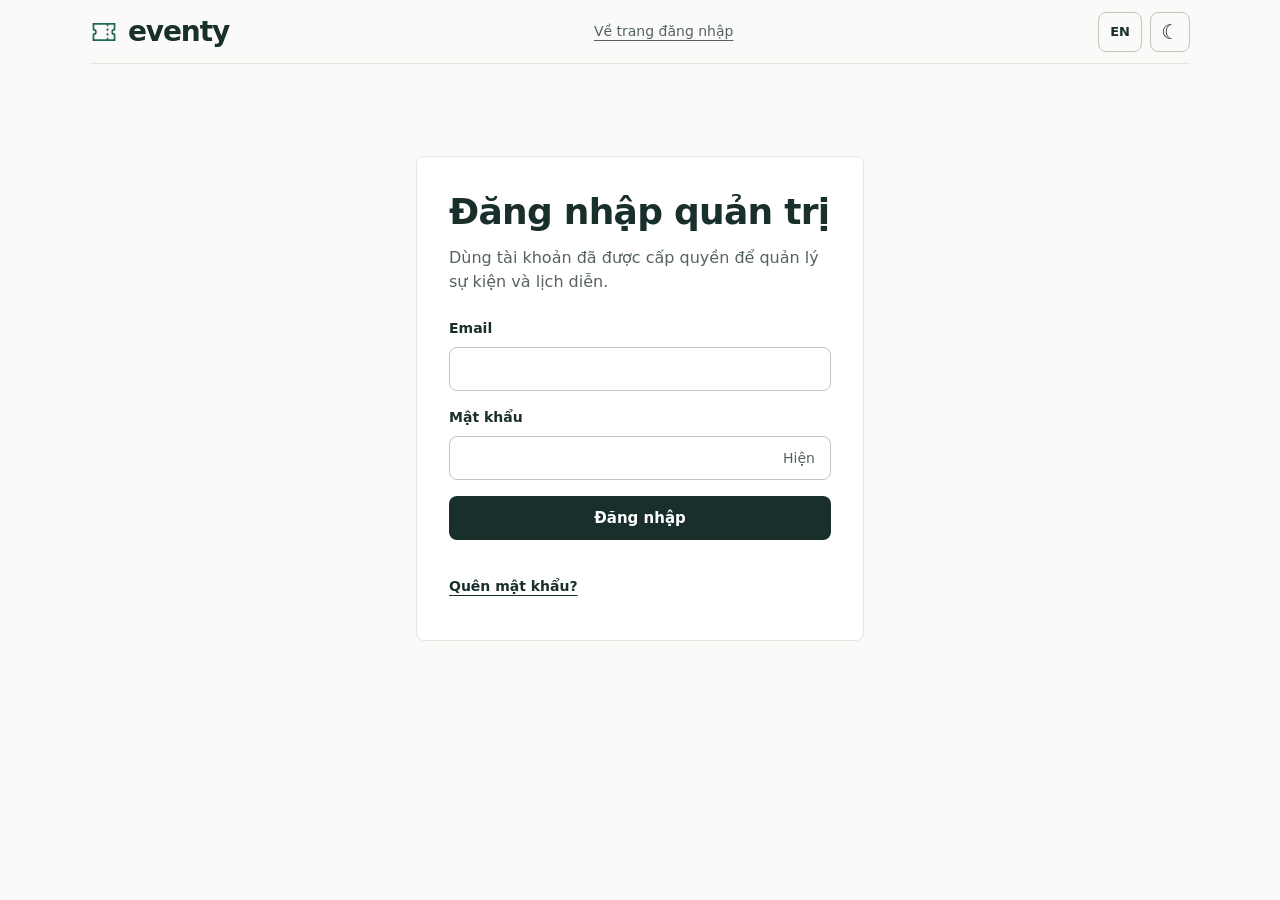
<file: frontend/pages/admin-events.html>
<!doctype html>
<html lang="vi">
<head>
  <meta charset="utf-8">
  <meta name="viewport" content="width=device-width, initial-scale=1">
  <title data-i18n-vi="Quản lý sự kiện | Eventy" data-i18n-en="Manage events | Eventy">Quản lý sự kiện | Eventy</title>
  <script src="../js/site-preferences-init.js?v=2"></script>
  <link rel="stylesheet" href="../css/common.css?v=3">
  <link rel="stylesheet" href="../css/admin.css">
  <script type="module" src="../js/admin-events.js"></script>
</head>
<body>
  <div class="site-shell">
    <header class="admin-header">
      <a class="brand" href="admin-events.html"><svg class="brand-mark" viewBox="0 0 24 24" aria-hidden="true"><path d="M3 5h18v5a2 2 0 0 0 0 4v5H3v-5a2 2 0 0 0 0-4V5Z"/><path d="M15 5v14" stroke-dasharray="2 2"/></svg>eventy</a>
      <div class="admin-account" id="admin-account" hidden>
        <details class="account-menu">
          <summary class="account-menu-trigger" aria-label="Mở menu tài khoản" data-i18n-aria-vi="Mở menu tài khoản" data-i18n-aria-en="Open account menu">
            <svg class="account-avatar" viewBox="0 0 24 24" aria-hidden="true"><circle cx="12" cy="8" r="4"/><path d="M4 21a8 8 0 0 1 16 0"/></svg>
            <svg class="account-chevron" viewBox="0 0 16 16" aria-hidden="true"><path d="m3 6 5 5 5-5"/></svg>
          </summary>
          <div class="account-menu-panel">
            <a class="account-menu-item" href="my-bookings.html" data-i18n-vi="Vé của tôi" data-i18n-en="My bookings">Vé của tôi</a>
            <a class="account-menu-item" href="account-settings.html" data-i18n-vi="Cài đặt tài khoản" data-i18n-en="Account settings">Cài đặt tài khoản</a>
            <button type="button" id="logout" class="account-menu-item account-menu-logout" data-i18n-vi="Đăng xuất" data-i18n-en="Log out">Đăng xuất</button>
          </div>
        </details>
      </div>
      <div class="site-preference-controls"><button id="language-toggle" class="header-control" type="button">EN</button><button id="theme-toggle" class="header-control" type="button" aria-pressed="false"><span data-theme-icon aria-hidden="true">◐</span><span data-theme-label>Giao diện tối</span></button></div>
    </header>
    <main class="admin-main">
      <div class="admin-title">
        <div>
          <h1 data-i18n-vi="Quản lý sự kiện" data-i18n-en="Manage events">Quản lý sự kiện</h1>
          <p data-i18n-vi="Danh mục, lịch diễn và sức chứa vé." data-i18n-en="Events, performances, and ticket capacity.">Danh mục, lịch diễn và sức chứa vé.</p>
        </div>
        <button type="button" id="add-event" class="primary" data-i18n-vi="Thêm sự kiện" data-i18n-en="Add event" hidden>Thêm sự kiện</button>
      </div>
      <p id="page-status" class="admin-status" role="status">Đang kiểm tra phiên đăng nhập…</p>
      <button type="button" id="reload-events" class="secondary" data-i18n-vi="Thử lại" data-i18n-en="Retry" hidden>Thử lại</button>
      <noscript><p data-i18n-vi="Vui lòng bật JavaScript để quản lý sự kiện." data-i18n-en="Please enable JavaScript to manage events.">Vui lòng bật JavaScript để quản lý sự kiện.</p></noscript>
      <section id="event-list" aria-labelledby="list-heading" hidden>
        <div class="admin-list-heading">
          <h2 id="list-heading" data-i18n-vi="Danh sách sự kiện" data-i18n-en="Event list">Danh sách sự kiện</h2>
          <span id="event-count"></span>
        </div>
        <p id="inventory-sync" class="inventory-sync" role="status" data-i18n-vi="Số vé tự cập nhật mỗi 10 giây." data-i18n-en="Ticket inventory refreshes every 10 seconds.">Số vé tự cập nhật mỗi 10 giây.</p>
        <ul id="event-rows" class="event-rows"></ul>
        <p id="empty-events" class="admin-empty" data-i18n-vi="Chưa có sự kiện. Chọn “Thêm sự kiện” để lập lịch và mở bán vé." data-i18n-en="No events yet. Choose “Add event” to schedule an event and open ticket sales." hidden>Chưa có sự kiện. Chọn “Thêm sự kiện” để lập lịch và mở bán vé.</p>
      </section>
    </main>
  </div>

  <dialog id="event-editor" class="admin-dialog editor-dialog" aria-labelledby="editor-title">
    <form id="event-form" method="dialog">
      <header class="dialog-heading">
        <h2 id="editor-title" data-i18n-vi="Thêm sự kiện" data-i18n-en="Add event">Thêm sự kiện</h2>
        <p data-i18n-vi="Các mốc thời gian theo giờ Việt Nam (UTC+7)." data-i18n-en="Times use Vietnam time (UTC+7).">Các mốc thời gian theo giờ Việt Nam (UTC+7).</p>
      </header>
      <div class="editor-body">
      <div class="admin-fields">
        <label data-i18n-vi="Tên sự kiện" data-i18n-en="Event name">Tên sự kiện<input name="title" maxlength="200" required autofocus></label>
        <label data-i18n-vi="Mã sự kiện (slug)" data-i18n-en="Event slug">Mã sự kiện (slug)<input name="slug" maxlength="100" pattern="[a-z0-9]+(-[a-z0-9]+)*" required aria-describedby="slug-hint"><small id="slug-hint" data-i18n-vi="Chữ thường không dấu, số và dấu gạch ngang." data-i18n-en="Use lowercase letters, numbers, and hyphens.">Chữ thường không dấu, số và dấu gạch ngang.</small></label>
        <label class="wide" data-i18n-vi="Mô tả" data-i18n-en="Description">Mô tả<textarea name="description" rows="3" maxlength="10000" required></textarea></label>
        <fieldset class="wide admin-cover">
          <legend data-i18n-vi="Ảnh bìa" data-i18n-en="Cover image">Ảnh bìa</legend>
          <div class="cover-fields">
            <img id="cover-preview" class="cover-preview" alt="Xem trước ảnh bìa" hidden>
            <div class="cover-inputs">
              <label data-i18n-vi="Tải ảnh lên" data-i18n-en="Upload image">Tải ảnh lên<input id="cover-file" name="cover" type="file" accept="image/jpeg,image/png,image/webp" aria-describedby="cover-hint">
                <small id="cover-hint" data-i18n-vi="JPG, PNG hoặc WebP tĩnh, tối đa 5 MB." data-i18n-en="Static JPG, PNG, or WebP, up to 5 MB.">JPG, PNG hoặc WebP tĩnh, tối đa 5 MB.</small>
              </label>
              <button id="clear-cover-file" class="secondary" type="button" data-i18n-vi="Bỏ ảnh đã chọn" data-i18n-en="Remove selected image" hidden>Bỏ ảnh đã chọn</button>
              <p id="cover-status" class="admin-status error" role="status"></p>
              <label data-i18n-vi="Hoặc dùng đường dẫn ảnh" data-i18n-en="Or use an image URL">Hoặc dùng đường dẫn ảnh<input name="image_url" maxlength="500" required placeholder="/assets/images/events/…"></label>
            </div>
          </div>
        </fieldset>
        <label data-i18n-vi="Địa điểm" data-i18n-en="Venue">Địa điểm<input name="venue" maxlength="200" required></label>
        <label data-i18n-vi="Địa chỉ" data-i18n-en="Address">Địa chỉ<input name="address" maxlength="300" required></label>
        <label data-i18n-vi="Bắt đầu sự kiện" data-i18n-en="Event starts">Bắt đầu sự kiện<input name="starts_at" type="datetime-local" step="1" required></label>
        <label data-i18n-vi="Kết thúc sự kiện" data-i18n-en="Event ends">Kết thúc sự kiện<input name="ends_at" type="datetime-local" step="1" required></label>
        <label data-i18n-vi="Mở bán" data-i18n-en="Sales open">Mở bán<input name="sales_open_at" type="datetime-local" step="1" required></label>
        <label data-i18n-vi="Đóng bán" data-i18n-en="Sales close">Đóng bán<input name="sales_close_at" type="datetime-local" step="1" required></label>
        <label data-i18n-vi="Giá vé (₫)" data-i18n-en="Ticket price (₫)">Giá vé (₫)<input name="ticket_price_vnd" type="number" min="0" max="9007199254740991" required></label>
        <label data-i18n-vi="Sức chứa sự kiện" data-i18n-en="Event capacity">Sức chứa sự kiện<input name="capacity" type="number" min="1" max="9007199254740991" required></label>
      </div>
      <section class="editor-sessions" aria-labelledby="sessions-title">
        <div class="admin-title">
          <h3 id="sessions-title" data-i18n-vi="Suất diễn" data-i18n-en="Performances">Suất diễn</h3>
          <button type="button" id="add-session" class="secondary" data-i18n-vi="Thêm suất" data-i18n-en="Add performance">Thêm suất</button>
        </div>
        <p class="session-hint" data-i18n-vi="Khách chọn suất diễn khi đặt vé. Suất đã có đơn cần giữ nguyên giờ bắt đầu và kết thúc." data-i18n-en="Customers choose a performance when booking. Keep the start and end times of performances with bookings unchanged.">Khách chọn suất diễn khi đặt vé. Suất đã có đơn cần giữ nguyên giờ bắt đầu và kết thúc.</p>
        <div id="session-fields"></div>
      </section>
      <p id="editor-status" class="admin-status error" role="alert"></p>
      </div>
      <footer class="dialog-actions">
        <button type="button" class="secondary" data-close data-i18n-vi="Hủy" data-i18n-en="Cancel">Hủy</button>
        <button type="submit" class="primary" data-i18n-vi="Lưu sự kiện" data-i18n-en="Save event">Lưu sự kiện</button>
      </footer>
    </form>
  </dialog>

  <template id="session-template">
    <fieldset class="admin-session">
      <legend data-i18n-vi="Suất diễn" data-i18n-en="Performance">Suất diễn</legend>
      <div class="admin-fields">
        <label data-i18n-vi="Bắt đầu" data-i18n-en="Starts">Bắt đầu<input name="session_start" type="datetime-local" step="1" required></label>
        <label data-i18n-vi="Kết thúc" data-i18n-en="Ends">Kết thúc<input name="session_end" type="datetime-local" step="1" required></label>
        <label data-i18n-vi="Sức chứa" data-i18n-en="Capacity">Sức chứa<input name="session_capacity" type="number" min="1" max="9007199254740991" required></label>
        <button type="button" class="secondary remove-session" data-i18n-vi="Bỏ suất" data-i18n-en="Remove performance">Bỏ suất</button>
      </div>
    </fieldset>
  </template>

  <dialog id="delete-dialog" class="admin-dialog" aria-labelledby="delete-title">
    <form id="delete-form" method="dialog">
      <h2 id="delete-title" data-i18n-vi="Xóa sự kiện?" data-i18n-en="Delete event?">Xóa sự kiện?</h2>
      <p id="delete-event-name"></p>
      <p data-i18n-vi="Sự kiện và các suất diễn sẽ bị xóa khỏi danh mục. Sự kiện đã có đơn đặt vé được giữ lại." data-i18n-en="The event and its performances will be removed. Events with bookings are retained.">Sự kiện và các suất diễn sẽ bị xóa khỏi danh mục. Sự kiện đã có đơn đặt vé được giữ lại.</p>
      <p id="delete-status" class="admin-status error" role="alert"></p>
      <footer class="dialog-actions">
        <button type="button" class="secondary" data-close autofocus data-i18n-vi="Giữ sự kiện" data-i18n-en="Keep event">Giữ sự kiện</button>
        <button type="submit" class="danger" data-i18n-vi="Xóa sự kiện" data-i18n-en="Delete event">Xóa sự kiện</button>
      </footer>
    </form>
  </dialog>
</body>
</html>
</file>
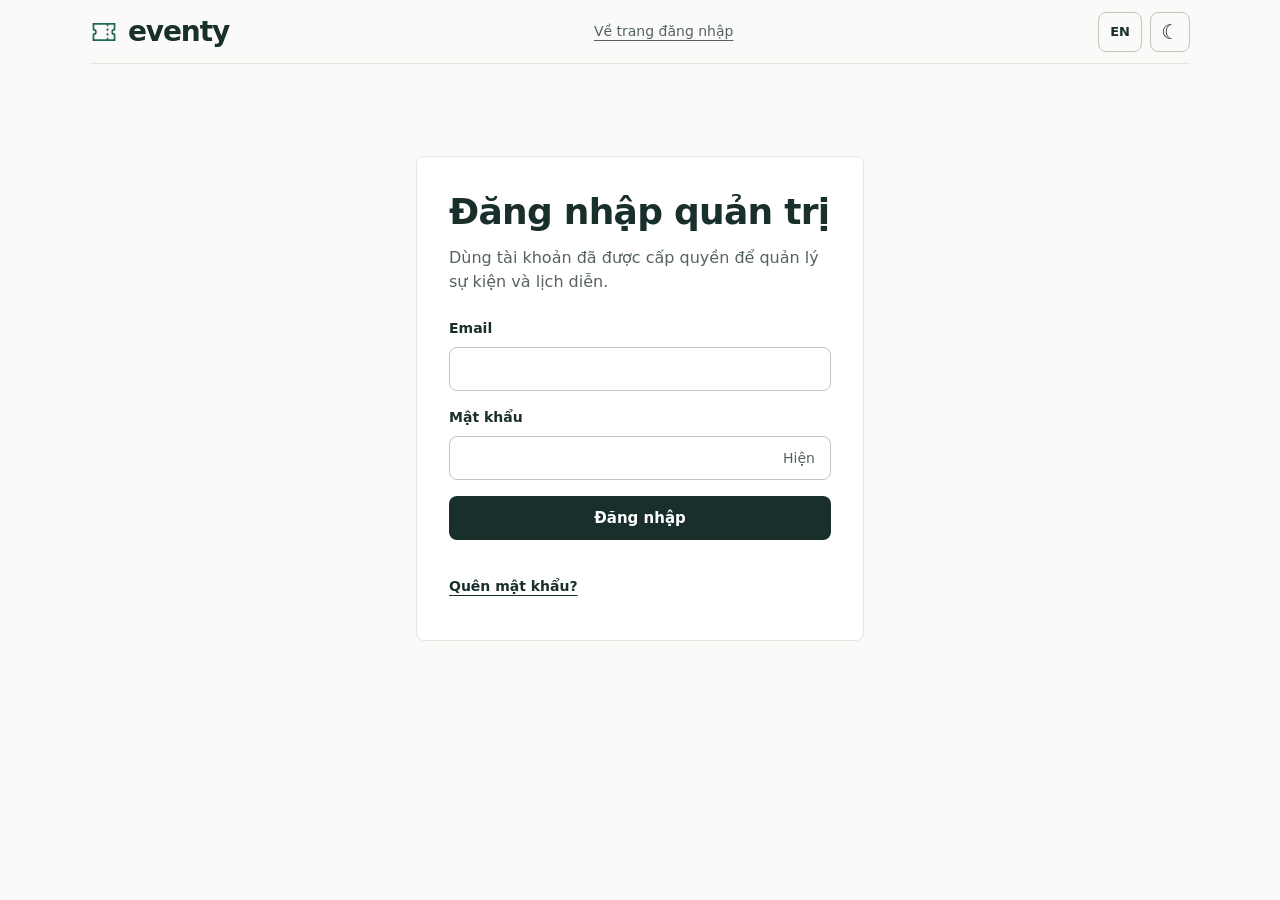
<file: frontend/pages/admin-login.html>
<!doctype html>
<html lang="vi">
<head>
  <meta charset="utf-8">
  <meta name="viewport" content="width=device-width, initial-scale=1">
  <title data-i18n-vi="Đăng nhập quản trị | Eventy" data-i18n-en="Admin sign in | Eventy">Đăng nhập quản trị | Eventy</title>
  <script src="../js/site-preferences-init.js?v=2"></script>
  <link rel="stylesheet" href="../css/auth.css?v=3">
  <link rel="stylesheet" href="../css/admin.css">
  <script type="module" src="../js/auth-pages.js"></script>
</head>
<body>
  <div class="site-shell">
    <header class="admin-header">
      <a class="brand" href="../index.html"><svg class="brand-mark" viewBox="0 0 24 24" aria-hidden="true"><path d="M3 5h18v5a2 2 0 0 0 0 4v5H3v-5a2 2 0 0 0 0-4V5Z"/><path d="M15 5v14" stroke-dasharray="2 2"/></svg>eventy</a>
      <a href="../index.html" data-i18n-vi="Về trang đăng nhập" data-i18n-en="Back to sign in">Về trang đăng nhập</a>
      <div class="site-preference-controls"><button id="language-toggle" class="header-control" type="button">EN</button><button id="theme-toggle" class="header-control" type="button" aria-pressed="false"><span data-theme-icon aria-hidden="true">◐</span><span data-theme-label>Giao diện tối</span></button></div>
    </header>
    <main class="admin-login">
      <section class="admin-login-panel" aria-labelledby="page-title">
        <h1 id="page-title" data-i18n-vi="Đăng nhập quản trị" data-i18n-en="Admin sign in">Đăng nhập quản trị</h1>
        <p class="subtitle" data-i18n-vi="Dùng tài khoản đã được cấp quyền để quản lý sự kiện và lịch diễn." data-i18n-en="Use an authorized account to manage events and performances.">Dùng tài khoản đã được cấp quyền để quản lý sự kiện và lịch diễn.</p>
        <form id="admin-login-form" aria-describedby="form-message" method="post">
          <div class="field"><label for="email">Email</label><input id="email" name="email" type="email" autocomplete="username" maxlength="254" spellcheck="false" autocapitalize="none" required></div>
          <div class="field">
            <label for="password" data-i18n-vi="Mật khẩu" data-i18n-en="Password">Mật khẩu</label>
            <div class="password-field"><input id="password" name="password" type="password" autocomplete="current-password" required><button class="password-toggle" type="button" aria-controls="password" aria-label="Hiện mật khẩu" aria-pressed="false">Hiện</button></div>
          </div>
          <p id="form-message" class="message" role="status" aria-live="polite" aria-atomic="true"></p>
          <button class="primary" type="submit" data-i18n-vi="Đăng nhập" data-i18n-en="Sign in">Đăng nhập</button>
        </form>
        <p class="switch"><a href="forgot-password.html" data-i18n-vi="Quên mật khẩu?" data-i18n-en="Forgot password?">Quên mật khẩu?</a></p>
        <noscript><p class="message" data-i18n-vi="Vui lòng bật JavaScript để đăng nhập." data-i18n-en="Please enable JavaScript to sign in.">Vui lòng bật JavaScript để đăng nhập.</p></noscript>
      </section>
    </main>
  </div>
</body>
</html>
</file>
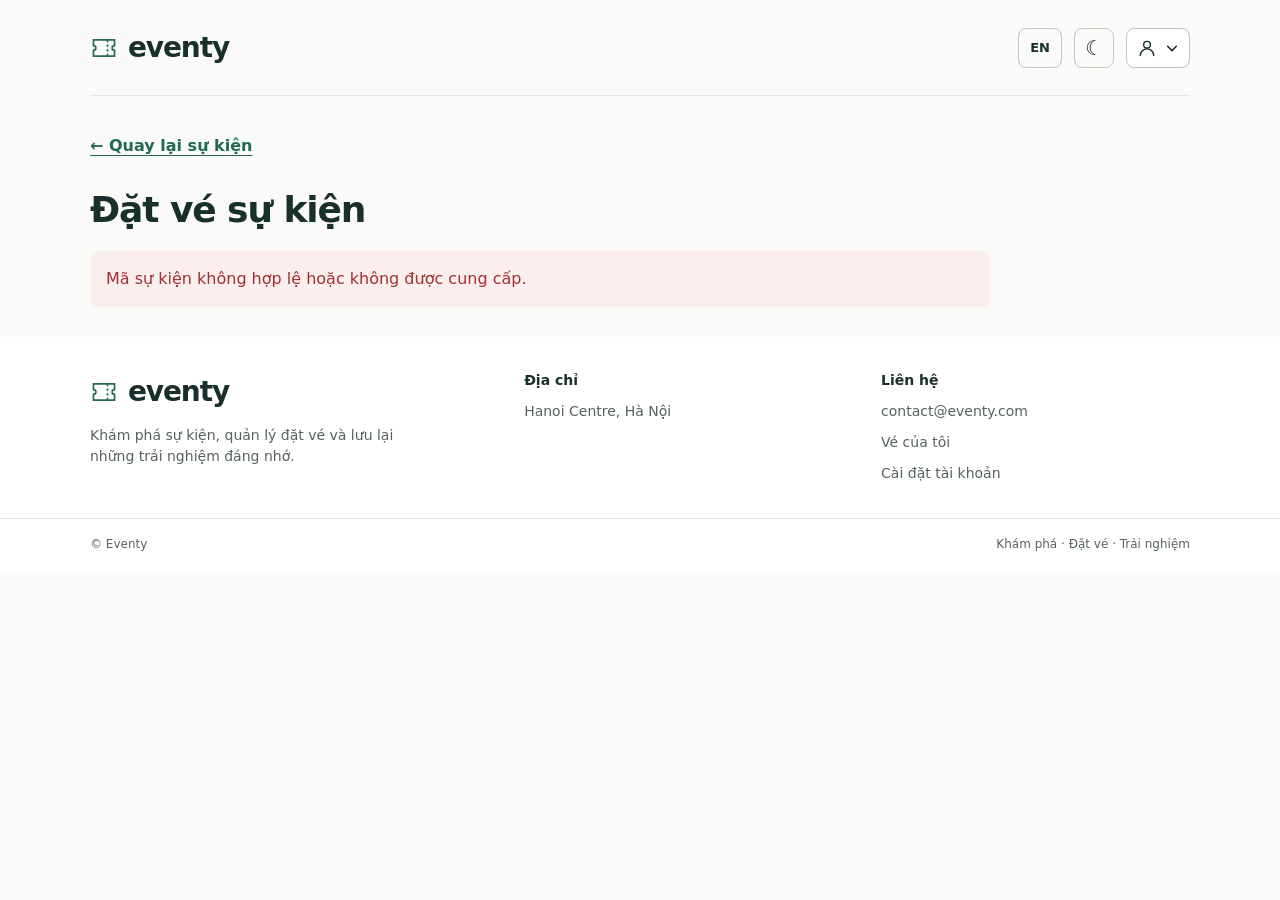
<file: frontend/pages/booking.html>
<!doctype html>
<html lang="vi">
<head>
  <meta charset="utf-8">
  <meta name="viewport" content="width=device-width, initial-scale=1">
  <meta name="description" content="Đăng ký vé sự kiện trên Eventy.">
  <title data-i18n-vi="Đặt vé | Eventy" data-i18n-en="Book tickets | Eventy">Đặt vé | Eventy</title>
  <script src="../js/site-preferences-init.js?v=2"></script>
  <link rel="stylesheet" href="../css/common.css?v=3">
  <link rel="stylesheet" href="../css/booking.css?v=2">
  <script type="module" src="../js/booking.js?v=2"></script>
</head>
<body>
  <div class="site-shell">
    <header class="site-header">
      <a class="brand" href="events.html" aria-label="Eventy – Khám phá sự kiện">
        <svg class="brand-mark" viewBox="0 0 24 24" aria-hidden="true"><path d="M3 5h18v5a2 2 0 0 0 0 4v5H3v-5a2 2 0 0 0 0-4V5Z"/><path d="M15 5v14" stroke-dasharray="2 2"/></svg>
        <span>eventy</span>
      </a>
      <nav class="site-nav" aria-label="Điều hướng chính" data-i18n-aria-vi="Điều hướng chính" data-i18n-aria-en="Main navigation">
        <button id="language-toggle" class="header-control" type="button">EN</button>
        <button id="theme-toggle" class="header-control" type="button" aria-pressed="false"><span data-theme-icon aria-hidden="true">◐</span><span data-theme-label>Giao diện tối</span></button>
        <details class="account-menu">
          <summary class="account-menu-trigger" aria-label="Mở menu tài khoản" data-i18n-aria-vi="Mở menu tài khoản" data-i18n-aria-en="Open account menu">
            <svg class="account-avatar" viewBox="0 0 24 24" aria-hidden="true"><circle cx="12" cy="8" r="4"/><path d="M4 21a8 8 0 0 1 16 0"/></svg>
            <svg class="account-chevron" viewBox="0 0 16 16" aria-hidden="true"><path d="m3 6 5 5 5-5"/></svg>
          </summary>
          <div class="account-menu-panel">
            <a class="account-menu-item" href="my-bookings.html" data-i18n-vi="Vé của tôi" data-i18n-en="My bookings">Vé của tôi</a>
            <a class="account-menu-item" href="account-settings.html" data-i18n-vi="Cài đặt tài khoản" data-i18n-en="Account settings">Cài đặt tài khoản</a>
            <button id="logout" class="account-menu-item account-menu-logout" type="button" data-i18n-vi="Đăng xuất" data-i18n-en="Log out">Đăng xuất</button>
          </div>
        </details>
      </nav>
    </header>

    <main class="flow-main">
      <a id="back-link" class="back-link" href="events.html" data-i18n-vi="← Quay lại sự kiện" data-i18n-en="← Back to event">← Quay lại sự kiện</a>
      <h1 data-i18n-vi="Đặt vé sự kiện" data-i18n-en="Book event tickets">Đặt vé sự kiện</h1>
      <p id="page-message" class="page-message" role="status" aria-live="polite">Đang tải sự kiện…</p>
      <button id="retry-load" class="button-secondary" type="button" hidden data-i18n-vi="Thử tải lại" data-i18n-en="Try again">Thử tải lại</button>
      <section id="existing-booking" class="existing-booking" hidden aria-labelledby="existing-booking-title">
        <h2 id="existing-booking-title" data-i18n-vi="Bạn đã có đặt vé cho luồng này" data-i18n-en="You already have a booking">Bạn đã có đặt vé cho luồng này</h2>
        <p data-i18n-vi="Để tránh tạo đặt vé trùng khi quay lại trang, hãy tiếp tục đặt vé hiện có hoặc chủ động bắt đầu một lượt đặt mới." data-i18n-en="Continue your existing booking, or explicitly start a new one to avoid creating duplicates.">Để tránh tạo đặt vé trùng khi quay lại trang, hãy tiếp tục đặt vé hiện có hoặc chủ động bắt đầu một lượt đặt mới.</p>
        <a id="open-existing-booking" class="button-primary" href="events.html" data-i18n-vi="Tiếp tục đặt vé" data-i18n-en="Continue booking">Tiếp tục đặt vé</a>
        <button id="start-new-booking" class="button-secondary" type="button" data-i18n-vi="Bắt đầu lượt đặt mới" data-i18n-en="Start a new booking">Bắt đầu lượt đặt mới</button>
      </section>

      <div id="booking-layout" class="booking-layout" hidden>
        <section class="event-summary" aria-labelledby="event-title">
          <h2 id="event-title"></h2>
          <p id="event-time"></p>
          <p id="event-venue"></p>
          <p id="event-address"></p>
          <p class="selected-session-summary"><span data-i18n-vi="Suất diễn đã chọn" data-i18n-en="Selected performance">Suất diễn đã chọn</span>: <strong id="selected-session-time" data-i18n-vi="Chưa chọn" data-i18n-en="Not selected">Chưa chọn</strong></p>
          <p class="ticket-price"><span data-i18n-vi="Giá vé" data-i18n-en="Ticket price">Giá vé</span><strong id="event-price"></strong></p>
        </section>

        <form id="booking-form" class="booking-form" novalidate>
          <h2 data-i18n-vi="Thông tin người tham dự" data-i18n-en="Attendee details">Thông tin người tham dự</h2>
          <p class="form-help" data-i18n-vi="Các mục có dấu * là bắt buộc. Thanh toán trong bản demo được mô phỏng; không nhập thông tin thẻ hoặc tài khoản ngân hàng." data-i18n-en="Fields marked * are required. Payment is simulated; do not enter card or bank details.">Các mục có dấu * là bắt buộc. Thanh toán trong bản demo được mô phỏng; không nhập thông tin thẻ hoặc tài khoản ngân hàng.</p>

          <div class="field">
            <label for="event-session" data-i18n-vi="Suất diễn *" data-i18n-en="Performance *">Suất diễn *</label>
            <select id="event-session" name="event_session_id" required></select>
            <small id="session-help"></small>
          </div>
          <div class="field">
            <label for="quantity" data-i18n-vi="Số lượng vé *" data-i18n-en="Ticket quantity *">Số lượng vé *</label>
            <input id="quantity" name="quantity" type="number" min="1" step="1" value="1" inputmode="numeric" required>
            <small id="availability-help"></small>
          </div>
          <div class="field">
            <label for="attendee-name" data-i18n-vi="Họ và tên *" data-i18n-en="Full name *">Họ và tên *</label>
            <input id="attendee-name" name="attendee_name" type="text" minlength="2" maxlength="120" autocomplete="name" required>
          </div>
          <div class="field">
            <label for="attendee-email">Email *</label>
            <input id="attendee-email" name="attendee_email" type="email" maxlength="254" autocomplete="email" required>
          </div>
          <div class="field">
            <label for="attendee-phone" data-i18n-vi="Số điện thoại *" data-i18n-en="Phone number *">Số điện thoại *</label>
            <input id="attendee-phone" name="attendee_phone" type="tel" maxlength="20" autocomplete="tel" inputmode="tel" required>
            <small data-i18n-vi="Nhập 8–15 chữ số; có thể dùng dấu +, dấu cách, dấu chấm hoặc gạch nối." data-i18n-en="Enter 8–15 digits; +, spaces, dots and hyphens are allowed.">Nhập 8–15 chữ số; có thể dùng dấu +, dấu cách, dấu chấm hoặc gạch nối.</small>
          </div>

          <div class="total-panel" aria-live="polite">
            <span data-i18n-vi="Tạm tính" data-i18n-en="Estimated total">Tạm tính</span>
            <strong id="estimated-total">—</strong>
            <small data-i18n-vi="Thành tiền cuối cùng do máy chủ xác nhận." data-i18n-en="The final total is confirmed by the server.">Thành tiền cuối cùng do máy chủ xác nhận.</small>
          </div>
          <p id="form-message" class="form-message" role="alert" aria-live="assertive"></p>
          <button id="submit-booking" class="button-primary submit-button" type="submit">Tiếp tục thanh toán</button>
          <button id="retry-booking" class="button-secondary retry-button" type="button" hidden data-i18n-vi="Thử lại cùng yêu cầu" data-i18n-en="Retry the same request">Thử lại cùng yêu cầu</button>
        </form>
      </div>
    </main>
    <footer class="site-footer" data-i18n-vi="Eventy · Thanh toán mô phỏng, không thu thập thông tin thanh toán thật" data-i18n-en="Eventy · Simulated payment; no real payment details collected">Eventy · Thanh toán mô phỏng, không thu thập thông tin thanh toán thật</footer>
  </div>
</body>
</html>
</file>
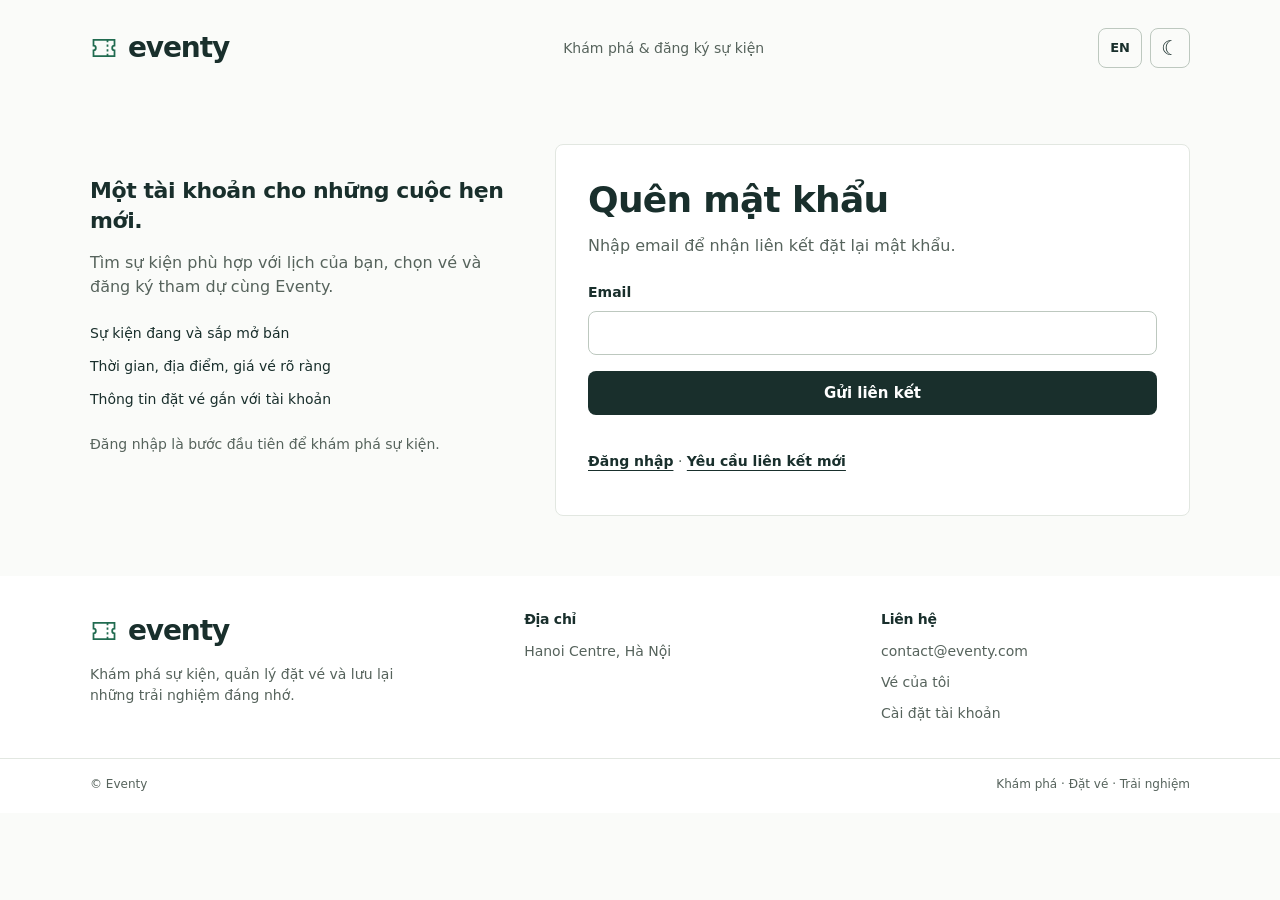
<file: frontend/pages/forgot-password.html>
<!doctype html>
<html lang="vi">
<head>
  <meta charset="utf-8"><meta name="viewport" content="width=device-width, initial-scale=1">
  <title data-i18n-vi="Quên mật khẩu | Eventy" data-i18n-en="Forgot password | Eventy">Quên mật khẩu | Eventy</title>
  <script src="../js/site-preferences-init.js?v=2"></script>
  <link rel="stylesheet" href="../css/auth.css?v=3">
  <script type="module" src="../js/recovery-pages.js?v=2"></script>
</head>
<body>
  <div class="auth-shell">
    <header class="auth-header"><a class="brand" href="../index.html" aria-label="Eventy – Trang đăng nhập"><svg class="brand-mark" viewBox="0 0 24 24" aria-hidden="true"><path d="M3 5h18v5a2 2 0 0 0 0 4v5H3v-5a2 2 0 0 0 0-4V5Z"/><path d="M15 5v14" stroke-dasharray="2 2"/></svg><span>eventy</span></a><span class="header-context" data-i18n-vi="Khám phá &amp; đăng ký sự kiện" data-i18n-en="Discover and book events">Khám phá &amp; đăng ký sự kiện</span><div class="site-preference-controls"><button id="language-toggle" class="header-control" type="button">EN</button><button id="theme-toggle" class="header-control" type="button" aria-pressed="false"><span data-theme-icon aria-hidden="true">◐</span><span data-theme-label>Giao diện tối</span></button></div></header>
    <main class="auth-layout">
      <section class="form-panel" aria-labelledby="page-title">
        <h1 id="page-title" data-i18n-vi="Quên mật khẩu" data-i18n-en="Forgot password">Quên mật khẩu</h1><p class="subtitle" data-i18n-vi="Nhập email để nhận liên kết đặt lại mật khẩu." data-i18n-en="Enter your email to receive a password reset link.">Nhập email để nhận liên kết đặt lại mật khẩu.</p>
<form data-action="forgot-password" aria-describedby="form-message"><div class="field"><label for="email">Email</label><input id="email" name="email" type="email" autocomplete="email" maxlength="254" required></div><p id="form-message" class="message" role="status" aria-live="polite" aria-atomic="true"></p><button class="primary" type="submit" data-i18n-vi="Gửi liên kết" data-i18n-en="Send link">Gửi liên kết</button></form>
        <p class="switch"><a href="../index.html" data-i18n-vi="Đăng nhập" data-i18n-en="Sign in">Đăng nhập</a> · <a href="forgot-password.html" data-i18n-vi="Yêu cầu liên kết mới" data-i18n-en="Request a new link">Yêu cầu liên kết mới</a></p>        <noscript><p class="message" data-i18n-vi="Vui lòng bật JavaScript để đăng ký hoặc đăng nhập." data-i18n-en="Please enable JavaScript to sign in or register.">Vui lòng bật JavaScript để đăng ký hoặc đăng nhập.</p></noscript>
      </section>
      <aside class="intro" aria-labelledby="intro-title">
        <h2 id="intro-title" data-i18n-vi="Một tài khoản cho những cuộc hẹn mới." data-i18n-en="One account for new experiences.">Một tài khoản cho những cuộc hẹn mới.</h2>
        <p data-i18n-vi="Tìm sự kiện phù hợp với lịch của bạn, chọn vé và đăng ký tham dự cùng Eventy." data-i18n-en="Find an event that fits your schedule, choose tickets, and book with Eventy.">Tìm sự kiện phù hợp với lịch của bạn, chọn vé và đăng ký tham dự cùng Eventy.</p>
        <ul class="account-benefits"><li data-i18n-vi="Sự kiện đang và sắp mở bán" data-i18n-en="Events on sale and coming soon">Sự kiện đang và sắp mở bán</li><li data-i18n-vi="Thời gian, địa điểm, giá vé rõ ràng" data-i18n-en="Clear dates, venues, and ticket prices">Thời gian, địa điểm, giá vé rõ ràng</li><li data-i18n-vi="Thông tin đặt vé gắn với tài khoản" data-i18n-en="Bookings linked to your account">Thông tin đặt vé gắn với tài khoản</li></ul>
        <p class="intro-note" data-i18n-vi="Đăng nhập là bước đầu tiên để khám phá sự kiện." data-i18n-en="Sign in to start discovering events.">Đăng nhập là bước đầu tiên để khám phá sự kiện.</p>
      </aside>
    </main>
    <footer class="auth-footer" data-i18n-vi="Eventy · Hệ thống giới thiệu &amp; đăng ký sự kiện" data-i18n-en="Eventy · Event discovery and booking">Eventy · Hệ thống giới thiệu &amp; đăng ký sự kiện</footer>
  </div>
</body>
</html>
</file>
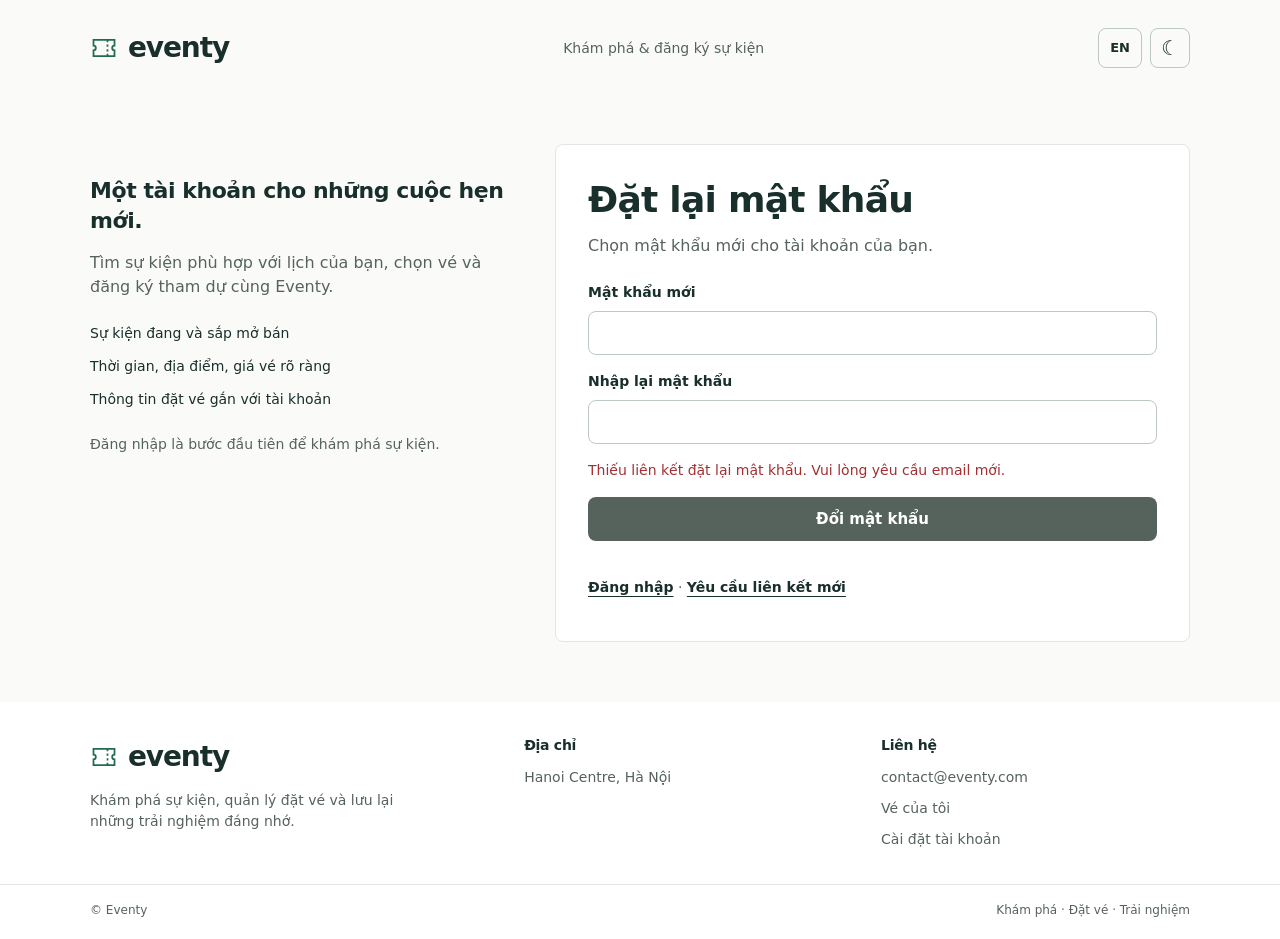
<file: frontend/pages/reset-password.html>
<!doctype html>
<html lang="vi">
<head>
  <meta charset="utf-8"><meta name="viewport" content="width=device-width, initial-scale=1">
  <title data-i18n-vi="Đặt lại mật khẩu | Eventy" data-i18n-en="Reset password | Eventy">Đặt lại mật khẩu | Eventy</title>
  <script src="../js/site-preferences-init.js?v=2"></script>
  <link rel="stylesheet" href="../css/auth.css?v=3">
  <script type="module" src="../js/recovery-pages.js?v=2"></script>
</head>
<body>
  <div class="auth-shell">
    <header class="auth-header"><a class="brand" href="../index.html" aria-label="Eventy – Trang đăng nhập"><svg class="brand-mark" viewBox="0 0 24 24" aria-hidden="true"><path d="M3 5h18v5a2 2 0 0 0 0 4v5H3v-5a2 2 0 0 0 0-4V5Z"/><path d="M15 5v14" stroke-dasharray="2 2"/></svg><span>eventy</span></a><span class="header-context" data-i18n-vi="Khám phá &amp; đăng ký sự kiện" data-i18n-en="Discover and book events">Khám phá &amp; đăng ký sự kiện</span><div class="site-preference-controls"><button id="language-toggle" class="header-control" type="button">EN</button><button id="theme-toggle" class="header-control" type="button" aria-pressed="false"><span data-theme-icon aria-hidden="true">◐</span><span data-theme-label>Giao diện tối</span></button></div></header>
    <main class="auth-layout">
      <section class="form-panel" aria-labelledby="page-title">
        <h1 id="page-title" data-i18n-vi="Đặt lại mật khẩu" data-i18n-en="Reset password">Đặt lại mật khẩu</h1><p class="subtitle" data-i18n-vi="Chọn mật khẩu mới cho tài khoản của bạn." data-i18n-en="Choose a new password for your account.">Chọn mật khẩu mới cho tài khoản của bạn.</p>
<form data-action="reset-password" aria-describedby="form-message"><div class="field"><label for="password" data-i18n-vi="Mật khẩu mới" data-i18n-en="New password">Mật khẩu mới</label><input id="password" name="password" type="password" autocomplete="new-password" minlength="8" required></div>
          <div class="field"><label for="confirm-password" data-i18n-vi="Nhập lại mật khẩu" data-i18n-en="Confirm password">Nhập lại mật khẩu</label><input id="confirm-password" name="confirm_password" type="password" autocomplete="new-password" required></div><p id="form-message" class="message" role="status" aria-live="polite" aria-atomic="true"></p><button class="primary" type="submit" data-i18n-vi="Đổi mật khẩu" data-i18n-en="Change password">Đổi mật khẩu</button></form>
        <p class="switch"><a href="../index.html" data-i18n-vi="Đăng nhập" data-i18n-en="Sign in">Đăng nhập</a> · <a href="forgot-password.html" data-i18n-vi="Yêu cầu liên kết mới" data-i18n-en="Request a new link">Yêu cầu liên kết mới</a></p>        <noscript><p class="message" data-i18n-vi="Vui lòng bật JavaScript để đăng ký hoặc đăng nhập." data-i18n-en="Please enable JavaScript to sign in or register.">Vui lòng bật JavaScript để đăng ký hoặc đăng nhập.</p></noscript>
      </section>
      <aside class="intro" aria-labelledby="intro-title">
        <h2 id="intro-title" data-i18n-vi="Một tài khoản cho những cuộc hẹn mới." data-i18n-en="One account for new experiences.">Một tài khoản cho những cuộc hẹn mới.</h2>
        <p data-i18n-vi="Tìm sự kiện phù hợp với lịch của bạn, chọn vé và đăng ký tham dự cùng Eventy." data-i18n-en="Find an event that fits your schedule, choose tickets, and book with Eventy.">Tìm sự kiện phù hợp với lịch của bạn, chọn vé và đăng ký tham dự cùng Eventy.</p>
        <ul class="account-benefits"><li data-i18n-vi="Sự kiện đang và sắp mở bán" data-i18n-en="Events on sale and coming soon">Sự kiện đang và sắp mở bán</li><li data-i18n-vi="Thời gian, địa điểm, giá vé rõ ràng" data-i18n-en="Clear dates, venues, and ticket prices">Thời gian, địa điểm, giá vé rõ ràng</li><li data-i18n-vi="Thông tin đặt vé gắn với tài khoản" data-i18n-en="Bookings linked to your account">Thông tin đặt vé gắn với tài khoản</li></ul>
        <p class="intro-note" data-i18n-vi="Đăng nhập là bước đầu tiên để khám phá sự kiện." data-i18n-en="Sign in to start discovering events.">Đăng nhập là bước đầu tiên để khám phá sự kiện.</p>
      </aside>
    </main>
    <footer class="auth-footer" data-i18n-vi="Eventy · Hệ thống giới thiệu &amp; đăng ký sự kiện" data-i18n-en="Eventy · Event discovery and booking">Eventy · Hệ thống giới thiệu &amp; đăng ký sự kiện</footer>
  </div>
</body>
</html>
</file>
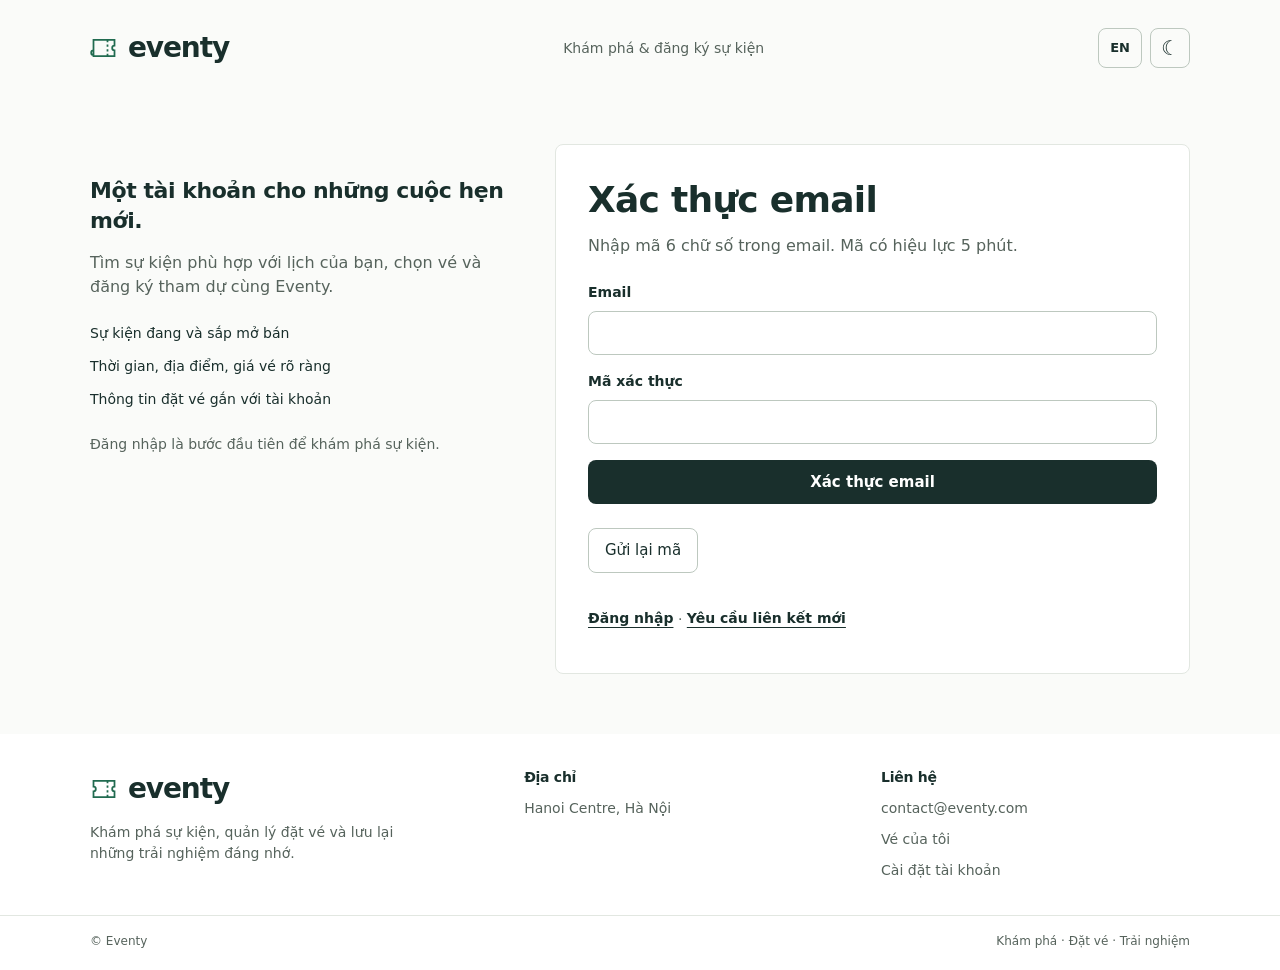
<file: frontend/pages/verify-email.html>
<!doctype html>
<html lang="vi">
<head>
  <meta charset="utf-8"><meta name="viewport" content="width=device-width, initial-scale=1">
  <title data-i18n-vi="Xác thực email | Eventy" data-i18n-en="Verify email | Eventy">Xác thực email | Eventy</title>
  <script src="../js/site-preferences-init.js?v=2"></script>
  <link rel="stylesheet" href="../css/auth.css?v=3">
  <script type="module" src="../js/recovery-pages.js?v=2"></script>
</head>
<body>
  <div class="auth-shell">
    <header class="auth-header"><a class="brand" href="../index.html" aria-label="Eventy – Trang đăng nhập"><svg class="brand-mark" viewBox="0 0 24 24" aria-hidden="true"><path d="M3 5h18v5a2 2 0 0 0 0 4v5H3v-5a2 2 0 0 0 0 4V5Z"/><path d="M15 5v14" stroke-dasharray="2 2"/></svg><span>eventy</span></a><span class="header-context" data-i18n-vi="Khám phá &amp; đăng ký sự kiện" data-i18n-en="Discover and book events">Khám phá &amp; đăng ký sự kiện</span><div class="site-preference-controls"><button id="language-toggle" class="header-control" type="button">EN</button><button id="theme-toggle" class="header-control" type="button" aria-pressed="false"><span data-theme-icon aria-hidden="true">◐</span><span data-theme-label>Giao diện tối</span></button></div></header>
    <main class="auth-layout">
      <section class="form-panel" aria-labelledby="page-title">
        <h1 id="page-title" data-i18n-vi="Xác thực email" data-i18n-en="Verify email">Xác thực email</h1><p class="subtitle" data-i18n-vi="Nhập mã 6 chữ số trong email. Mã có hiệu lực 5 phút." data-i18n-en="Enter the 6-digit code in your email. The code is valid for 5 minutes.">Nhập mã 6 chữ số trong email. Mã có hiệu lực 5 phút.</p>
<form data-action="verify-email" aria-describedby="form-message"><div class="field"><label for="email">Email</label><input id="email" name="email" type="email" autocomplete="email" maxlength="254" required></div>
          <div class="field"><label for="code" data-i18n-vi="Mã xác thực" data-i18n-en="Verification code">Mã xác thực</label><input id="code" name="code" inputmode="numeric" autocomplete="one-time-code" pattern="[0-9]{6}" minlength="6" maxlength="6" required></div><p id="form-message" class="message" role="status" aria-live="polite" aria-atomic="true"></p><button class="primary" type="submit" data-i18n-vi="Xác thực email" data-i18n-en="Verify email">Xác thực email</button><p class="switch"><button id="resend" class="secondary" type="button" data-i18n-vi="Gửi lại mã" data-i18n-en="Resend code">Gửi lại mã</button></p></form>
        <p class="switch"><a href="../index.html" data-i18n-vi="Đăng nhập" data-i18n-en="Sign in">Đăng nhập</a> · <a href="forgot-password.html" data-i18n-vi="Yêu cầu liên kết mới" data-i18n-en="Request a new link">Yêu cầu liên kết mới</a></p>        <noscript><p class="message" data-i18n-vi="Vui lòng bật JavaScript để đăng ký hoặc đăng nhập." data-i18n-en="Please enable JavaScript to sign in or register.">Vui lòng bật JavaScript để đăng ký hoặc đăng nhập.</p></noscript>
      </section>
      <aside class="intro" aria-labelledby="intro-title">
        <h2 id="intro-title" data-i18n-vi="Một tài khoản cho những cuộc hẹn mới." data-i18n-en="One account for new experiences.">Một tài khoản cho những cuộc hẹn mới.</h2>
        <p data-i18n-vi="Tìm sự kiện phù hợp với lịch của bạn, chọn vé và đăng ký tham dự cùng Eventy." data-i18n-en="Find an event that fits your schedule, choose tickets, and book with Eventy.">Tìm sự kiện phù hợp với lịch của bạn, chọn vé và đăng ký tham dự cùng Eventy.</p>
        <ul class="account-benefits"><li data-i18n-vi="Sự kiện đang và sắp mở bán" data-i18n-en="Events on sale and coming soon">Sự kiện đang và sắp mở bán</li><li data-i18n-vi="Thời gian, địa điểm, giá vé rõ ràng" data-i18n-en="Clear dates, venues, and ticket prices">Thời gian, địa điểm, giá vé rõ ràng</li><li data-i18n-vi="Thông tin đặt vé gắn với tài khoản" data-i18n-en="Bookings linked to your account">Thông tin đặt vé gắn với tài khoản</li></ul>
        <p class="intro-note" data-i18n-vi="Đăng nhập là bước đầu tiên để khám phá sự kiện." data-i18n-en="Sign in to start discovering events.">Đăng nhập là bước đầu tiên để khám phá sự kiện.</p>
      </aside>
    </main>
    <footer class="auth-footer" data-i18n-vi="Eventy · Hệ thống giới thiệu &amp; đăng ký sự kiện" data-i18n-en="Eventy · Event discovery and booking">Eventy · Hệ thống giới thiệu &amp; đăng ký sự kiện</footer>
  </div>
</body>
</html>
</file>
<file: frontend/css/common.css>
:root {
  color-scheme: light;
  --ground: #fafbf9;
  --surface: #ffffff;
  --raised: #f0f4ee;
  --text: #192f2c;
  --muted: #56635c;
  --accent: #216b50;
  --primary: #192f2c;
  --action: #2fc477;
  --border: #e2e7e1;
  --control: #bdc8bf;
  --negative: #a32f32;
  --focus: #216b50;
  --radius: 8px;
  --gap: 16px;
  --pad: 32px;
  --font-size-caption: 12px;
  --font-size-meta: 14px;
  --font-size-control: 15px;
  --font-size-body: 16px;
  --font-size-card-title: 18px;
  --font-size-content-title: 20px;
  --font-size-section-title: 22px;
  --font-size-page-title: clamp(28px, 3vw, 36px);
  --font-size-display: clamp(32px, 3.2vw, 44px);
  --font: 'Segoe UI', system-ui, sans-serif;
}

:root[data-theme='dark'] {
  color-scheme: dark;
  --ground: #151817;
  --surface: #222624;
  --raised: #2e3331;
  --text: #f4f6f4;
  --muted: #b1bbb5;
  --accent: #39ce86;
  --primary: #2fc477;
  --border: #414844;
  --control: #58635c;
  --negative: #f28a85;
  --focus: #6de6a8;
}

* { box-sizing: border-box; }
[hidden] { display: none !important; }
body { margin: 0; background: var(--ground); color: var(--text); font: var(--font-size-body)/1.5 var(--font); }
:root[data-theme='dark'] body { background: radial-gradient(ellipse at 82% 10%, rgb(49 94 68 / 16%), transparent 34rem), var(--ground); }
button, input, select { font: inherit; font-size: var(--font-size-control); }
a { color: var(--text); text-underline-offset: 4px; }
a:hover { color: var(--accent); }
button, a, input, select { -webkit-tap-highlight-color: transparent; }
:where(a, button, input, select):focus-visible { outline: 2px solid var(--focus); outline-offset: 4px; }
button { cursor: pointer; border-radius: var(--radius); transition: transform 120ms ease, opacity 120ms ease; }
button:not(:disabled):active { transform: translateY(1px); }
button:disabled { cursor: progress; }
.cancel-dialog { width: min(480px, calc(100% - 32px)); padding: 28px; border: 1px solid var(--border); border-radius: var(--radius); background: var(--surface); color: var(--text); }
.cancel-dialog::backdrop { background: rgb(0 0 0 / 55%); }
.cancel-dialog h2 { margin: 0 0 16px; font-size: var(--font-size-section-title); line-height: 1.3; }
.cancel-dialog p { overflow-wrap: anywhere; }
.cancel-warning { color: var(--negative); font-weight: 600; }
.cancel-dialog-actions { display: flex; flex-wrap: wrap; justify-content: flex-end; gap: 12px; margin-top: 24px; }
.cancel-confirm { min-height: 44px; padding: 10px 16px; color: #fff; background: #a32f32; border: 0; }
.cancel-confirm:disabled { opacity: .6; }
.cancel-booking { color: var(--negative); }

.auth-shell, .site-shell { max-width: 1164px; padding: 0 var(--pad); margin: 0 auto; }
.brand { display: inline-flex; align-items: center; gap: 10px; min-height: 44px; font-size: 28px; font-weight: 700; letter-spacing: -.04em; text-decoration: none; }
.brand-mark { width: 28px; height: 28px; fill: none; stroke: var(--accent); stroke-width: 1.5; }
.secondary, .button-secondary { min-height: 44px; padding: 10px 16px; border: 1px solid var(--control); background: var(--surface); color: var(--text); font-size: var(--font-size-control); }
.secondary:hover, .button-secondary:hover { background: var(--raised); }
.primary, .button-primary { min-height: 44px; padding: 10px 16px; border: 0; background: var(--primary); color: var(--surface); font-size: var(--font-size-control); font-weight: 600; }
.primary:hover, .button-primary:hover { background: var(--accent); }
.primary:disabled, .button-primary:disabled { background: var(--muted); }

.site-header { min-height: 96px; display: flex; align-items: center; justify-content: space-between; gap: var(--gap); border-bottom: 1px solid var(--border); }
.site-nav { display: flex; align-items: center; gap: 12px; }
.header-control { display: inline-flex; min-height: 40px; align-items: center; justify-content: center; gap: 7px; padding: 8px 11px; color: var(--text); background: transparent; border: 1px solid var(--control); border-radius: var(--radius); font-size: 13px; font-weight: 600; white-space: nowrap; }
.header-control:hover { background: var(--raised); }
#theme-toggle { width: 40px; padding: 8px; }
#theme-toggle [data-theme-icon] { display: block; width: 20px; height: 20px; font-size: 0; line-height: 1; }
#theme-toggle [data-theme-icon]::before { content: '☾'; font-size: 20px; }
:root[data-theme='dark'] #theme-toggle [data-theme-icon]::before { content: '☀'; }
#theme-toggle [data-theme-label] { display: none; }
.theme-fading,
.theme-fading body,
.theme-fading body * { transition: color 260ms ease, background-color 260ms ease, border-color 260ms ease, box-shadow 260ms ease !important; }
.language-fading { opacity: 0; transition: opacity 140ms ease !important; }
::view-transition-old(root) { animation: theme-fade-out 120ms ease-in both; }
::view-transition-new(root) { animation: theme-fade-in 240ms ease-out both; }
@keyframes theme-fade-out { to { opacity: 0; } }
@keyframes theme-fade-in { from { opacity: 0; } }
.nav-link { display: inline-flex; align-items: center; min-height: 44px; padding: 8px 10px; border-radius: var(--radius); font-weight: 600; text-decoration: none; }
.nav-link[aria-current='page'] { background: var(--raised); }
.account-menu { position: relative; }
.account-menu-trigger { display: inline-flex; min-height: 40px; align-items: center; gap: 8px; padding: 7px 10px; border: 1px solid var(--control); border-radius: var(--radius); background: var(--surface); color: var(--text); cursor: pointer; font-size: 13px; font-weight: 600; list-style: none; white-space: nowrap; }
.account-menu-trigger::-webkit-details-marker { display: none; }
.account-menu-trigger:hover, .account-menu[open] > .account-menu-trigger { background: var(--raised); }
.account-avatar { width: 20px; height: 20px; fill: none; stroke: currentColor; stroke-width: 1.7; stroke-linecap: round; stroke-linejoin: round; }
.account-chevron { width: 14px; height: 14px; fill: none; stroke: currentColor; stroke-width: 1.7; stroke-linecap: round; stroke-linejoin: round; }
.account-menu-panel { position: absolute; z-index: 20; top: calc(100% + 8px); right: 0; display: grid; width: max-content; min-width: 220px; padding: 8px; border: 1px solid var(--border); border-radius: 12px; background: var(--surface); box-shadow: 0 12px 28px rgb(0 0 0 / 16%); }
.account-menu-item { display: flex; width: 100%; min-height: 42px; align-items: center; padding: 9px 12px; border: 0; border-radius: 8px; background: transparent; color: var(--text); font: inherit; font-size: var(--font-size-meta); text-align: left; text-decoration: none; white-space: nowrap; }
.account-menu-item:hover { background: var(--raised); color: var(--text); }
.account-menu-logout { color: var(--negative); }
.page-message { margin: 20px 0; padding: 16px; color: var(--muted); background: var(--raised); border-radius: var(--radius); }
.page-message:empty { display: none; }
.page-message.error { color: var(--negative); background: #fbefed; }
:root[data-theme='dark'] .page-message.error { background: #472b2a; }
.site-footer { width: 100vw; margin: 60px 0 0 calc(50% - 50vw); padding: 0 max(24px, calc((100vw - 1100px) / 2)); color: var(--muted); background: var(--surface); font-size: var(--font-size-meta); }
.footer-inner { max-width: 1100px; margin: 0 auto; }
.footer-main { display: grid; grid-template-columns: 1.25fr 1fr 1fr; gap: 48px; padding: 34px 0; }
.footer-brand .brand { min-height: auto; margin-bottom: 12px; }
.footer-brand p { max-width: 320px; margin: 0; color: var(--muted); }
.footer-column h2 { margin: 0 0 12px; color: var(--text); font-size: var(--font-size-meta); font-weight: 700; }
.footer-links { display: grid; gap: 10px; padding: 0; margin: 0; list-style: none; }
.footer-links a { color: var(--muted); text-decoration: none; }
.footer-links a:hover { color: var(--accent); }
.footer-bottom { position: relative; display: flex; justify-content: space-between; gap: 16px; padding: 17px 0 20px; color: var(--muted); font-size: var(--font-size-caption); }
.footer-bottom::before { position: absolute; top: 0; left: 50%; width: 100vw; border-top: 1px solid var(--border); content: ''; transform: translateX(-50%); }

@media (max-width: 700px) {
  :root { --pad: 20px; }
  .site-header { min-height: 80px; flex-wrap: wrap; padding: 12px 0; }
  .site-nav { justify-content: flex-end; flex-wrap: wrap; gap: 6px; }
  .brand { font-size: 24px; }
  .header-control { min-height: 38px; padding: 7px 9px; }
  .footer-main { grid-template-columns: repeat(2, minmax(0, 1fr)); gap: 28px; }
}

@media (max-width: 480px) {
  .site-header { align-items: flex-start; }
  .site-nav { max-width: 100%; gap: 4px; }
  .account-menu-panel { right: 0; min-width: min(220px, calc(100vw - 40px)); }
  .footer-main { grid-template-columns: 1fr; gap: 22px; padding: 28px 0; }
  .footer-bottom { flex-direction: column; gap: 4px; }
}

@media (prefers-reduced-motion: reduce) {
  button { transition: none; }
  button:not(:disabled):active { transform: none; }
  .theme-fading,
  .theme-fading body,
  .theme-fading body * { transition: none !important; }
  ::view-transition-old(root),
  ::view-transition-new(root) { animation: none; }
}
</file>
<file: frontend/css/admin.css>
.admin-header, .admin-title, .admin-account, .admin-list-heading, .dialog-actions {
  display: flex;
  align-items: center;
  justify-content: space-between;
  gap: 16px;
}
.admin-header { min-height: 64px; border-bottom: 1px solid var(--border); }
.admin-header .site-preference-controls { display: flex; align-items: center; gap: 8px; }
.admin-header > a:not(.brand), .admin-account span { color: var(--muted); font-size: 14px; }
.admin-account span { overflow-wrap: anywhere; }
.admin-header button, .admin-title button { flex-shrink: 0; }
.admin-login { max-width: 448px; margin: clamp(28px, 8vw, 92px) auto; }
.admin-login-panel {
  padding: clamp(20px, 5vw, 32px);
  background: var(--surface);
  border: 1px solid var(--border);
  border-radius: var(--radius);
}
.admin-main { padding: 32px 0; }
.admin-main h1, .admin-dialog h2 { margin: 0; font-size: 24px; line-height: 1.3; }
.admin-main h2, .admin-dialog h3 { margin: 0; font-size: 16px; }
.admin-title p, .dialog-heading p, .session-hint { margin: 4px 0 0; color: var(--muted); font-size: 14px; }
.admin-list-heading { margin-top: 28px; padding-bottom: 10px; border-bottom: 1px solid var(--border); }
.admin-list-heading span, .admin-empty, .admin-status, .inventory-sync { color: var(--muted); font-size: 14px; }
.inventory-sync { margin: 8px 0 0; }
.admin-status:empty { display: none; }
.admin-status.error { color: var(--negative); }
.event-rows { padding: 0; margin: 0; list-style: none; }
.event-row {
  /* Three data columns share the remaining width after two 16px gutters. */
  display: grid;
  grid-template-columns: minmax(0, 1fr) minmax(170px, .48fr) auto;
  align-items: center;
  gap: 16px;
  padding: 14px 0;
  border-bottom: 1px solid var(--border);
}
.event-identity { display: flex; align-items: center; min-width: 0; gap: 12px; }
.event-cover { flex: 0 0 52px; width: 52px; height: 44px; object-fit: cover; border-radius: var(--radius); background: var(--raised); }
.event-name { margin: 0; font-size: 15px; overflow-wrap: anywhere; }
.event-meta { color: var(--muted); font-size: 13px; overflow-wrap: anywhere; }
.event-stock { display: grid; gap: 4px; justify-items: end; font-size: 13px; font-variant-numeric: tabular-nums; }
.event-stock .event-remaining { color: var(--muted); }
.event-stock progress { width: min(100%, 148px); height: 6px; accent-color: var(--accent); }
.event-actions { display: flex; gap: 6px; }
.event-actions button { min-width: 44px; min-height: 44px; background: transparent; border: 1px solid transparent; color: var(--text); }
.event-actions button:hover { background: var(--raised); }
.event-actions .delete-event { color: var(--negative); }
.admin-empty { padding: 12px 0; }
.admin-dialog {
  width: min(460px, calc(100% - 24px));
  max-height: calc(100% - 24px);
  padding: clamp(16px, 4vw, 24px);
  border: 1px solid var(--border);
  border-radius: var(--radius);
  background: var(--surface);
  color: var(--text);
}
.admin-dialog::backdrop { background: rgb(25 47 44 / 52%); }
.editor-dialog {
  width: min(724px, calc(100% - 24px));
  max-height: none;
  padding: 0;
}
.editor-dialog form {
  display: grid;
  grid-template-rows: auto minmax(0, 1fr) auto;
  max-height: calc(100dvh - 24px);
}
.editor-dialog :is(.dialog-heading, .editor-body, .dialog-actions) { padding: 16px clamp(16px, 4vw, 24px); }
.editor-dialog .dialog-heading { margin: 0; border-bottom: 1px solid var(--border); }
.editor-body { overflow-y: auto; }
.editor-dialog .dialog-actions { margin: 0; border-top: 1px solid var(--border); }
.dialog-heading { margin-bottom: 20px; }
.admin-fields { display: grid; grid-template-columns: repeat(2, minmax(0, 1fr)); gap: 12px 16px; }
.admin-fields .wide { grid-column: 1 / -1; }
.admin-fields label { display: grid; align-content: start; gap: 4px; font-size: 14px; font-weight: 600; }
.admin-fields small { color: var(--muted); font-size: 12px; font-weight: 400; }
.admin-fields :is(input, textarea) {
  min-width: 0;
  width: 100%;
  min-height: 44px;
  padding: 8px;
  border: 1px solid var(--control);
  border-radius: var(--radius);
  background: var(--surface);
  color: var(--text);
  font: inherit;
  font-weight: 400;
}
.admin-fields textarea { resize: vertical; }
.admin-fields textarea:focus-visible { outline: 2px solid var(--focus); outline-offset: 4px; }
.admin-cover {
  min-width: 0;
  margin: 0;
  padding: 12px;
  border: 1px solid var(--border);
  border-radius: var(--radius);
}
.admin-cover legend { padding: 0 4px; font-size: 14px; font-weight: 600; }
.cover-fields { display: flex; align-items: flex-start; flex-wrap: wrap; gap: 12px; }
.cover-inputs { flex: 1 1 240px; display: grid; min-width: 0; gap: 10px; }
.cover-inputs button { justify-self: start; }
.cover-inputs input:disabled { opacity: .65; }
.cover-inputs .admin-status { margin: 0; }
.cover-preview {
  width: min(144px, 100%);
  aspect-ratio: 16 / 10;
  object-fit: cover;
  background: var(--raised);
  border-radius: var(--radius);
}
.editor-sessions { margin-top: 20px; padding-top: 12px; border-top: 1px solid var(--border); }
.admin-session { min-width: 0; margin: 12px 0 0; padding: 12px; border: 1px solid var(--border); border-radius: var(--radius); }
.admin-session legend { padding: 0 4px; font-size: 13px; }
.admin-session button { justify-self: end; align-self: end; }
.dialog-actions { justify-content: flex-end; flex-wrap: wrap; margin-top: 20px; }
.danger { min-height: 44px; padding: 10px 16px; background: var(--negative); color: var(--surface); border: 0; font-weight: 600; }
.admin-dialog button:disabled { opacity: .6; }
#delete-event-name { font-weight: 600; overflow-wrap: anywhere; }

@media (max-width: 640px) {
  .admin-header, .admin-title { gap: 8px; }
  .admin-header { min-height: 56px; }
  .admin-main { padding-top: 24px; }
  .event-row { grid-template-columns: minmax(0, 1fr) auto; gap: 6px 12px; }
  .event-actions { grid-column: 2; grid-row: 1 / span 2; }
  .event-stock { grid-column: 1; justify-items: start; padding-left: 64px; }
}
@media (max-width: 440px) {
  .admin-account span { display: none; }
  .admin-main .admin-title { align-items: flex-start; flex-direction: column; }
  .admin-fields { grid-template-columns: 1fr; }
}
</file>
<file: frontend/css/auth.css>
@import url('./common.css?v=3');

/* Shared account-page foundation; auth-entry.css overrides this for login/register. */
/* Editorial greeting, adapted to account forms; the existing brand palette and type are kept.
   At 1100px: 12 x 77px + 11 x 16px = 1100px; panels span 5/7 columns.
   Mobile puts the form before the supporting account information. */
.auth-header { min-height: 96px; display: flex; align-items: center; justify-content: space-between; gap: var(--gap); }
.auth-header .site-preference-controls { display: flex; align-items: center; gap: 8px; }
.header-context { color: var(--muted); font-size: var(--font-size-meta); }
.auth-layout { display: grid; grid-template-columns: repeat(12, minmax(0, 1fr)); gap: var(--gap); align-items: start; margin: 48px 0; }
.form-panel { grid-column: 6 / -1; grid-row: 1; padding: var(--pad); background: var(--surface); border: 1px solid var(--border); border-radius: var(--radius); }
h1 { font-size: var(--font-size-page-title); font-weight: 600; line-height: 1.25; letter-spacing: -.02em; margin: 0 0 12px; }
h2 { font-size: var(--font-size-section-title); font-weight: 600; line-height: 1.35; letter-spacing: -.02em; margin: 0 0 16px; }
p { margin: 0; }
.subtitle { color: var(--muted); margin-bottom: 24px; }
/* Keep form fields consistently spaced and sized across account pages. */
.field + .field { margin-top: 16px; }
label { display: block; font-size: var(--font-size-meta); font-weight: 600; margin-bottom: 8px; }
input { display: block; width: 100%; min-width: 0; height: 44px; padding: 10px 12px; background: var(--surface); color: var(--text); border: 1px solid var(--control); border-radius: var(--radius); }
input:hover { border-color: var(--muted); }
/* JS marks invalid fields; the CSS makes that state visible. */
input[aria-invalid='true'] { border-color: var(--negative); }
/* Position the show/hide password control inside the input's right edge. */
.password-field { position: relative; }
.password-field input { padding-right: 72px; }
.password-toggle { position: absolute; right: 1px; top: 1px; min-height: 42px; min-width: 62px; padding: 0 12px; border: 0; background: transparent; color: var(--muted); border-radius: var(--radius); font-size: var(--font-size-meta); }
small { display: block; font-size: var(--font-size-caption); line-height: 1.5; color: var(--muted); margin-top: 8px; }
.primary { width: 100%; margin-top: 16px; }
.password-toggle:hover { background: var(--raised); }
/* Validation and server messages share one live region below the form. */
.message { color: var(--negative); font-size: var(--font-size-meta); line-height: 1.5; overflow-wrap: anywhere; }
form .message { margin: 16px 0; }
.message:empty { display: none; }
.message.success { color: var(--accent); }
.message:not(:empty) + .primary { margin-top: 0; }
.switch { font-size: var(--font-size-meta); margin-top: 24px; color: var(--muted); }
.switch a { display: inline-flex; align-items: center; min-height: 44px; font-weight: 600; }
.intro { grid-column: 1 / 6; grid-row: 1; padding: var(--pad) var(--pad) var(--pad) 0; }
.intro p { color: var(--muted); }
.account-benefits { padding: 0; margin: 24px 0; list-style: none; font-size: var(--font-size-meta); }
.account-benefits li + li { margin-top: 12px; }
.intro-note { font-size: var(--font-size-meta); }
.auth-footer { font-size: var(--font-size-caption); color: var(--muted); padding: 0 0 32px; }
.account-content { margin: 48px 0; }
.account-content > .eyebrow { margin-bottom: 8px; color: var(--accent); font-size: 12px; font-weight: 700; letter-spacing: .12em; }
.account-grid { display: grid; grid-template-columns: repeat(2, minmax(0, 1fr)); gap: var(--gap); margin-top: 24px; align-items: start; }
.profile-panel, .notice { border-radius: var(--radius); padding: var(--pad); background: var(--raised); }
.profile-panel { max-width: 640px; margin-top: 24px; border: 1px solid var(--border); }
.notice { background: transparent; padding: var(--pad) 0; }
.account-grid h2 { font-size: var(--font-size-card-title); }
.notice p { color: var(--muted); }
dl { margin: 0; }
dl > div + div { margin-top: 16px; }
dt { color: var(--muted); font-size: var(--font-size-meta); margin-bottom: 4px; }
dd { margin: 0; overflow-wrap: anywhere; }
.account-content > .message { margin: 16px 0; }
/* Tablet keeps two columns; mobile stacks content and makes the form full width. */
@media (max-width: 1100px) {
  .auth-layout { grid-template-columns: repeat(2, minmax(0, 1fr)); }
  .intro { grid-column: 1; }
  .form-panel { grid-column: 2; }
  .form-panel { padding: 24px; }
  .intro { padding: 24px 16px 24px 0; }
  .intro h2 { font-size: 22px; }
}
@media (max-width: 700px) {
  :root { --pad: 20px; }
  .auth-header { min-height: 80px; }
  .auth-header { flex-wrap: wrap; }
  .auth-header .site-preference-controls { margin-left: auto; }
  .header-context { display: none; }
  .auth-layout { display: flex; flex-direction: column; gap: 24px; margin: 16px 0 32px; }
  .form-panel { width: 100%; padding: 20px; }
  .intro { width: 100%; padding: 8px 0; }
  .intro h2 { font-size: 22px; }
  .intro br { display: none; }
  .intro-note { margin-top: 16px; }
  .account-benefits { margin: 16px 0; }
  .account-grid { grid-template-columns: 1fr; }
  .account-content { margin: 24px 0 32px; }
}
@media (prefers-reduced-motion: reduce) {
  .primary { transition: none; }
}
</file>
<file: frontend/css/booking.css>
.flow-main { max-width: 900px; padding-top: 28px; }
.back-link { display: inline-flex; min-height: 44px; align-items: center; margin-bottom: 20px; color: var(--accent); font-weight: 600; }
.eyebrow { margin: 0 0 8px; color: var(--accent); font-size: 12px; font-weight: 700; letter-spacing: .12em; }
h1, h2, p { margin-top: 0; }
h1 { margin-bottom: 18px; font-size: var(--font-size-page-title); font-weight: 600; line-height: 1.2; letter-spacing: -.03em; }
h2 { margin-bottom: 12px; font-size: var(--font-size-section-title); font-weight: 600; line-height: 1.3; }
.booking-layout { display: grid; grid-template-columns: minmax(0, .8fr) minmax(0, 1.2fr); gap: 20px; align-items: start; padding: 8px 0 36px; }
.event-summary, .booking-form { min-width: 0; padding: 24px; background: var(--surface); border: 1px solid var(--border); border-radius: var(--radius); }
.event-summary h2 { overflow-wrap: anywhere; }
.event-summary > p:not(.eyebrow):not(.ticket-price) { color: var(--muted); overflow-wrap: anywhere; }
.selected-session-summary strong { color: var(--text); font-weight: 600; }
.ticket-price { display: flex; justify-content: space-between; gap: 12px; margin: 20px 0 0; padding-top: 16px; border-top: 1px solid var(--border); }
.ticket-price span { color: var(--muted); }
.ticket-price strong { text-align: right; }
.form-help { margin-bottom: 20px; color: var(--muted); font-size: var(--font-size-meta); }
.field + .field { margin-top: 16px; }
.field label { display: block; margin-bottom: 8px; font-size: var(--font-size-meta); font-weight: 600; }
.field input, .field select { display: block; width: 100%; min-width: 0; height: 44px; padding: 9px 11px; color: var(--text); background: var(--surface); border: 1px solid var(--control); border-radius: var(--radius); }
.field input:hover, .field select:hover { border-color: var(--muted); }
.field [aria-invalid='true'] { border-color: var(--negative); }
.field small, .total-panel small { display: block; margin-top: 6px; color: var(--muted); font-size: var(--font-size-caption); }
.total-panel { display: grid; grid-template-columns: 1fr auto; gap: 4px 12px; align-items: baseline; margin-top: 22px; padding: 16px; background: var(--raised); border-radius: var(--radius); }
.total-panel > span { color: var(--muted); }
.total-panel strong { font-size: var(--font-size-section-title); text-align: right; }
.total-panel small { grid-column: 1 / -1; }
.form-message { margin: 14px 0 0; color: var(--negative); font-size: var(--font-size-meta); overflow-wrap: anywhere; }
.form-message:empty { display: none; }
.submit-button { width: 100%; margin-top: 16px; }
.retry-button { width: 100%; margin-top: 10px; }
.existing-booking { margin: 20px 0 36px; padding: 24px; background: var(--surface); border: 1px solid var(--border); border-radius: var(--radius); }
.existing-booking p { color: var(--muted); }
.existing-booking a, .existing-booking button { display: inline-flex; min-height: 44px; align-items: center; justify-content: center; margin: 8px 8px 0 0; text-decoration: none; }
.site-footer { margin-top: 30px; }

@media (max-width: 700px) {
  .booking-layout { grid-template-columns: 1fr; gap: 14px; }
  .event-summary, .booking-form { padding: 20px; }
}
</file>
